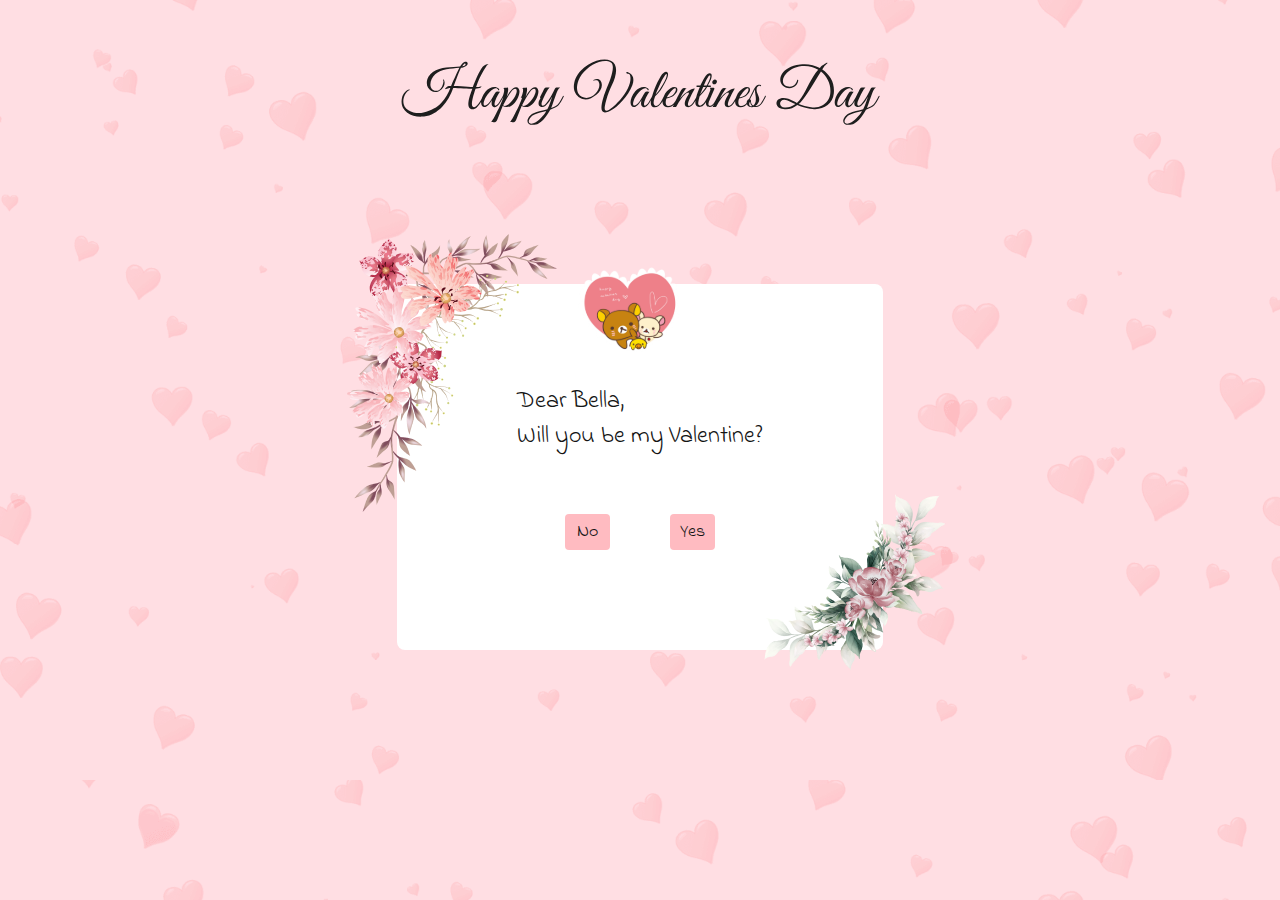
<file: index.html>
<!DOCTYPE html>
<html lang="en">

<head>
  <meta charset="UTF-8">
  <meta http-equiv="X-UA-Compatible" content="IE=edge">
  <meta name="viewport" content="width=device-width, initial-scale=1.0">
  <title>Happy Valentines Day</title>
  <link rel="stylesheet" href="./css/style.css">
  <link rel="preconnect" href="https://fonts.googleapis.com">
  <link rel="preconnect" href="https://fonts.gstatic.com" crossorigin>
  <link href="https://fonts.googleapis.com/css2?family=Great+Vibes&family=Indie+Flower&display=swap" rel="stylesheet">
  <link rel="shortcut icon" href="./img/favicon.svg" type="image/x-icon">
</head>

<body>
  <header class="header">
    <img src="./img/Happy Valentines Day.svg" alt="">
  </header>

  <main class="card">
    <div class="text-card">
      <p>Dear Bella,<br> Will you be my Valentine?</p>
      <ul class="link-container">
        <li><a target=”_blank” href="https://www.youtube.com/watch?v=wEWF2xh5E8s">No</a></li>
        <li><a href="./valentines.html">Yes</a></li>
      </ul>
    </div>
  </main>
</body>

</html>
</file>
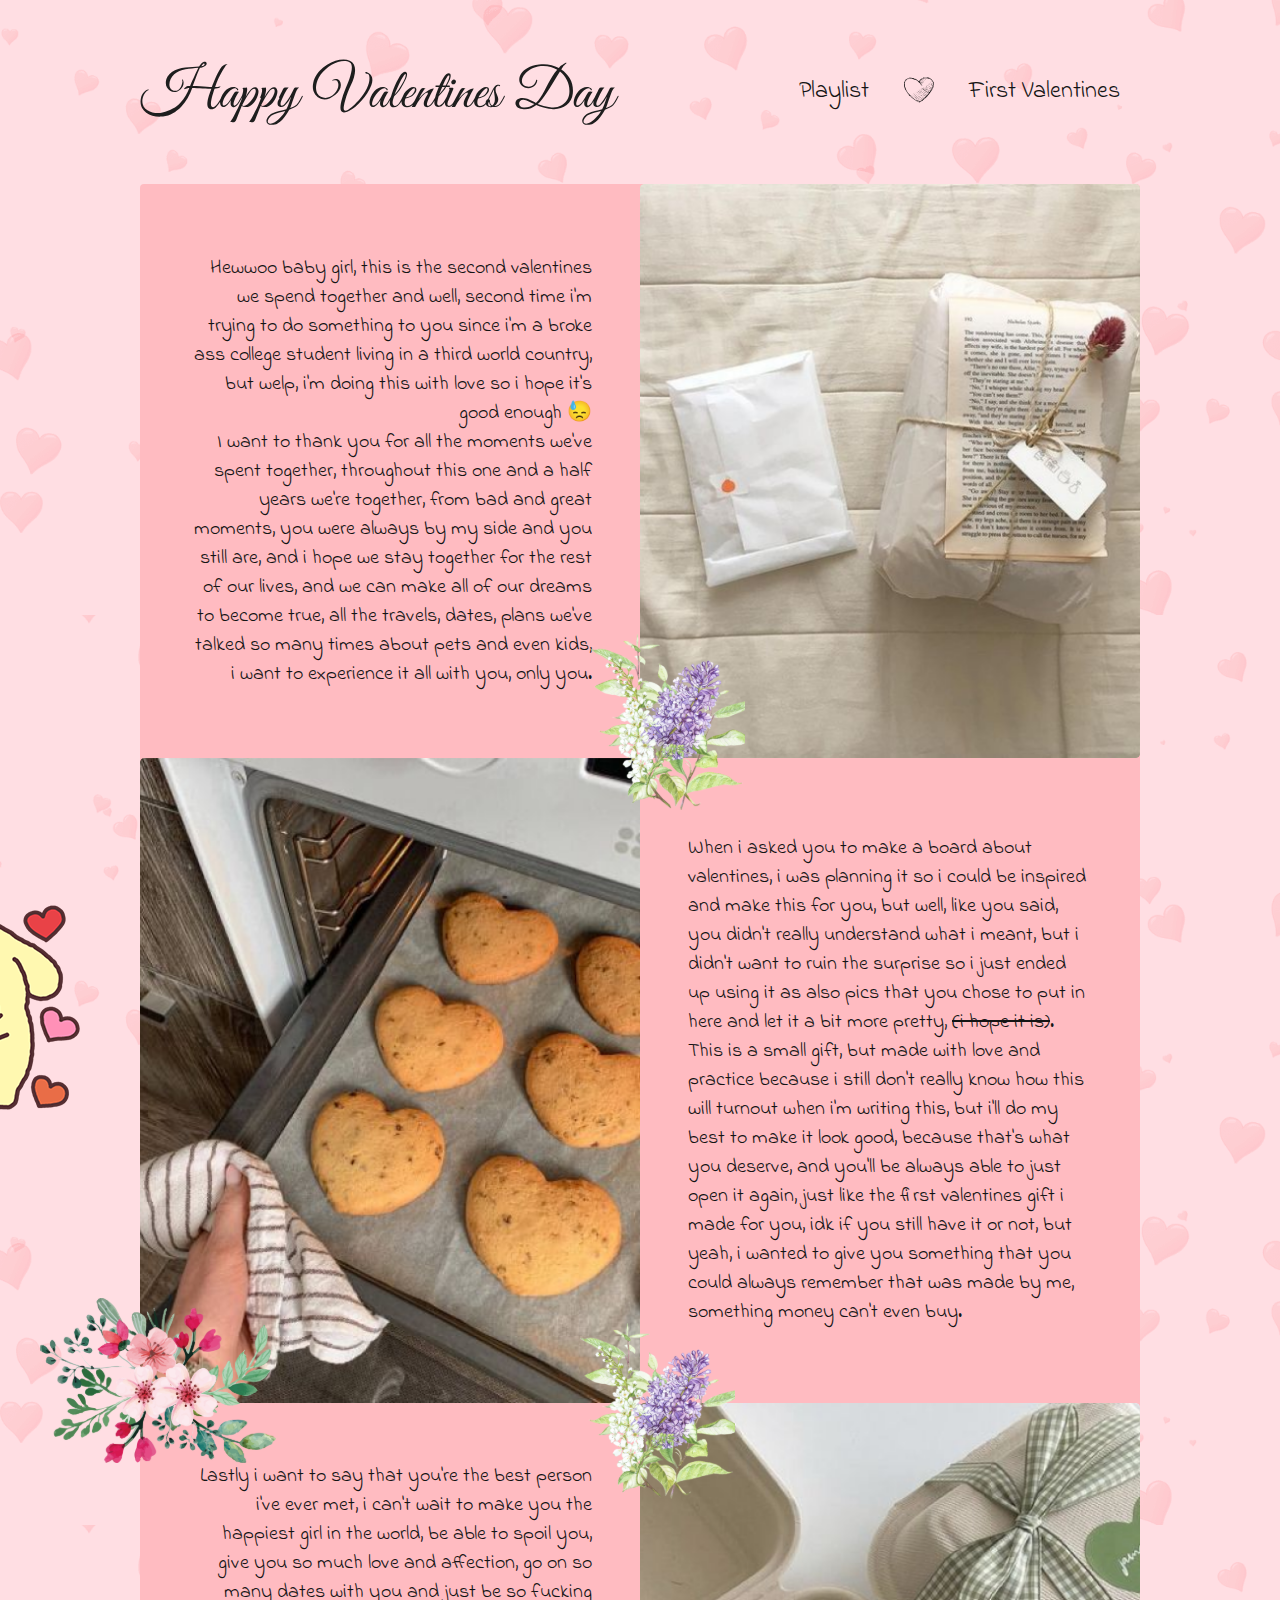
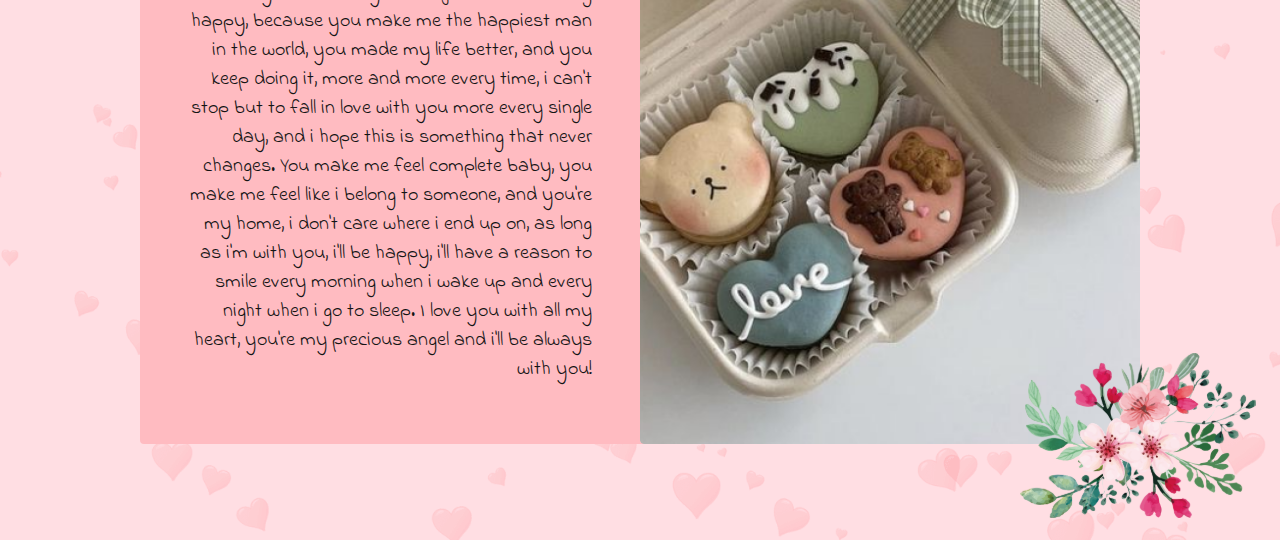
<file: valentines.html>
<!DOCTYPE html>
<html lang="en">

<head>
  <meta charset="UTF-8">
  <meta http-equiv="X-UA-Compatible" content="IE=edge">
  <meta name="viewport" content="width=device-width, initial-scale=1.0">
  <title>Happy Valentines Day</title>
  <link rel="stylesheet" href="./css/style.css">
  <link rel="preconnect" href="https://fonts.googleapis.com">
  <link rel="preconnect" href="https://fonts.gstatic.com" crossorigin>
  <link href="https://fonts.googleapis.com/css2?family=Great+Vibes&family=Indie+Flower&display=swap" rel="stylesheet">
  <link rel="shortcut icon" href="./img/favicon.svg" type="image/x-icon">
</head>

<body>
  <header class="header">
    <a href="./"><img src="./img/Happy Valentines Day.svg" alt=""></a>
    <nav>
      <ul class="header-menu">
        <li><a target="_blank" href="https://www.youtube.com/playlist?list=PLrFfl-CpZZHgwAZM2ZE5ywaACZW1di8w2">Playlist</a></li>
        <li><a target="_blank" href="https://imgur.com/a/8bjedJn">First Valentines</a></li>
      </ul>
    </nav>
  </header>

  <main class="conteudo">
    <div class="conteudo-um">
      <p>Hewwoo baby girl, this is the second valentines we spend together and well, second time i'm trying to do something to you since i'm a broke ass college student living in a third world country, but welp, i'm doing this with love so i hope it's good enough 😓 <br>
        I want to thank you for all the moments we've spent together, throughout this one and a half years we're together, from bad and great moments, you were always by my side and you still are, and i hope we stay together for the rest of our lives, and we can make all of our dreams to become true, all the travels, dates, plans we've talked so many times about pets and even kids, i want to experience it all with you, only you.</p>
    </div>
    <img src="./img/first-column.png" alt="">
    <img src="./img/second-column.png" alt="">
    <div class="conteudo-dois">
      <p>When i asked you to make a board about valentines, i was planning it so i could be inspired and make this for you, but well, like you said, you didn't really understand what i meant, but i didn't want to ruin the surprise so i just ended up using it as also pics that you chose to put in here and let it a bit more pretty, <strike> (i hope it is)</strike>. <br>
        This is a small gift, but made with love and practice because i still don't really know how this will turnout when i'm writing this, but i'll do my best to make it look good, because that's what you deserve, and you'll be always able to just open it again, just like the first valentines gift i made for you, idk if you still have it or not, but yeah, i wanted to give you something that you could always remember that was made by me, something money can't even buy.</p>
    </div>
    <div class="conteudo-tres">
      <p>Lastly i want to say that you're the best person i've ever met, i can't wait to make you the happiest girl in the world, be able to spoil you, give you so much love and affection, go on so many dates with you and just be so fucking happy, because you make me the happiest man in the world, you made my life better, and you keep doing it, more and more every time, i can't stop but to fall in love with you more every single day, and i hope this is something that never changes. You make me feel complete baby, you make me feel like i belong to someone, and you're my home, i don't care where i end up on, as long as i'm with you, i'll be happy, i'll have a reason to smile every morning when i wake up and every night when i go to sleep. I love you with all my heart, you're my precious angel and i'll be always with you!</p>
    </div>
    <img src="./img/third-column.png" alt="">
  </main>
</body>

</html>
</file>
<file: css/style.css>
@import "./global.css";
@import "./card.css";
@import "./header.css";
@import "./conteudo.css";
</file>
